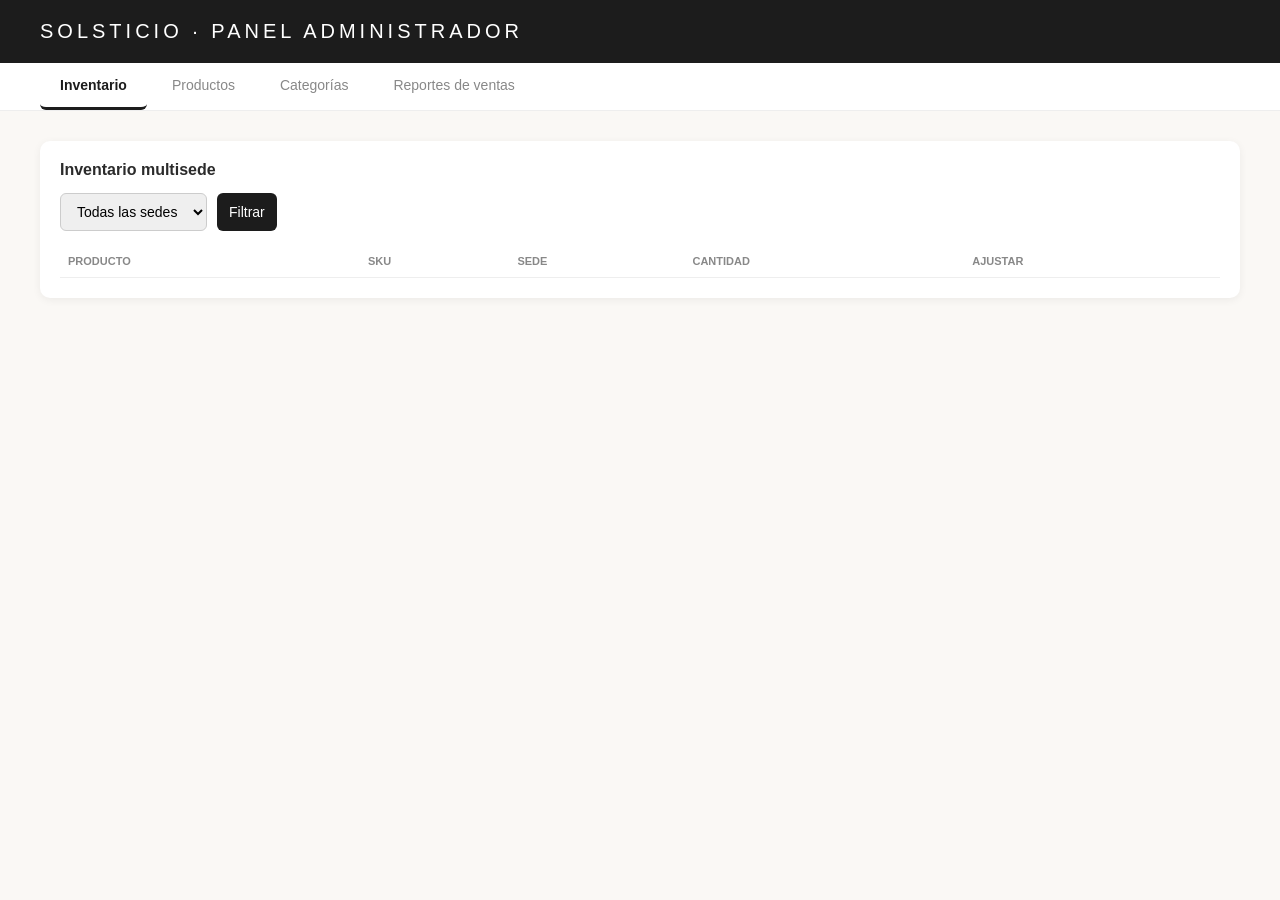
<file: admin/dashboard.html>
<!DOCTYPE html>
<html lang="es">
<head>
  <meta charset="UTF-8">
  <meta name="viewport" content="width=device-width, initial-scale=1.0">
  <title>Solsticio | Panel Administrador</title>
  <style>
    * { box-sizing: border-box; margin: 0; padding: 0; }
    body { font-family: 'Segoe UI', Arial, sans-serif; background: #faf8f5; color: #2b2b2b; }
    header { background: #1c1c1c; color: #fff; padding: 20px 40px; }
    header h1 { font-weight: 300; letter-spacing: 4px; text-transform: uppercase; font-size: 20px; }

    nav { display: flex; gap: 5px; background: #fff; padding: 0 40px; border-bottom: 1px solid #eee; }
    nav button { padding: 14px 20px; border: none; background: none; cursor: pointer; font-size: 14px; color: #888; border-bottom: 3px solid transparent; }
    nav button.activo { color: #1c1c1c; border-bottom: 3px solid #1c1c1c; font-weight: 600; }

    main { padding: 30px 40px; }
    .tab { display: none; }
    .tab.activo { display: block; }

    .panel { background: #fff; border-radius: 10px; padding: 20px; box-shadow: 0 2px 8px rgba(0,0,0,0.06); margin-bottom: 20px; }
    .panel h2 { font-size: 16px; margin-bottom: 14px; }

    .fila { display: flex; gap: 10px; margin-bottom: 14px; flex-wrap: wrap; }
    input, select, button { padding: 9px 12px; border-radius: 6px; border: 1px solid #ccc; font-size: 14px; }
    button { background: #1c1c1c; color: #fff; border: none; cursor: pointer; }
    button:hover { background: #3a3a3a; }
    button.peligro { background: #fde3e3; color: #b30000; }
    button.peligro:hover { background: #f8caca; }

    table { width: 100%; border-collapse: collapse; font-size: 13px; }
    th, td { padding: 10px 8px; text-align: left; border-bottom: 1px solid #eee; }
    th { color: #888; font-weight: 600; text-transform: uppercase; font-size: 11px; }
    input.stock-input { width: 70px; padding: 5px; }

    .kpis { display: grid; grid-template-columns: repeat(auto-fit, minmax(180px, 1fr)); gap: 16px; margin-bottom: 20px; }
    .kpi { background: #fff; border-radius: 10px; padding: 18px; box-shadow: 0 2px 8px rgba(0,0,0,0.06); }
    .kpi .valor { font-size: 26px; font-weight: bold; }
    .kpi .etiqueta { font-size: 12px; color: #888; text-transform: uppercase; }

    .barra-fondo { background: #eee; border-radius: 6px; height: 10px; width: 100%; overflow: hidden; }
    .barra { background: #1c1c1c; height: 100%; }

    .aviso { font-size: 13px; padding: 10px; border-radius: 6px; margin-top: 10px; }
    .aviso.ok { background: #e3f6e3; color: #1e7a1e; }
    .aviso.error { background: #fde3e3; color: #b30000; }
  </style>
</head>
<body>

  <header><h1>Solsticio · Panel Administrador</h1></header>

  <nav>
    <button class="tab-btn activo" data-tab="inventario">Inventario</button>
    <button class="tab-btn" data-tab="productos">Productos</button>
    <button class="tab-btn" data-tab="categorias">Categorías</button>
    <button class="tab-btn" data-tab="reportes">Reportes de ventas</button>
  </nav>

  <main>

    <!-- ================= INVENTARIO ================= -->
    <section id="tab-inventario" class="tab activo">
      <div class="panel">
        <h2>Inventario multisede</h2>
        <div class="fila">
          <select id="filtro-sede-inv"><option value="">Todas las sedes</option></select>
          <button onclick="cargarInventario()">Filtrar</button>
        </div>
        <table id="tabla-inventario">
          <thead><tr><th>Producto</th><th>SKU</th><th>Sede</th><th>Cantidad</th><th>Ajustar</th></tr></thead>
          <tbody></tbody>
        </table>
      </div>
    </section>

    <!-- ================= PRODUCTOS ================= -->
    <section id="tab-productos" class="tab">
      <div class="panel">
        <h2>Nuevo producto</h2>
        <div class="fila">
          <input id="np-sku" placeholder="SKU (ej: CAM-004)">
          <input id="np-nombre" placeholder="Nombre">
          <input id="np-precio" type="number" placeholder="Precio">
          <select id="np-categoria"></select>
        </div>
        <div class="fila">
          <input id="np-talla" placeholder="Talla (ej: M)">
          <input id="np-color" placeholder="Color">
          <input id="np-imagen" placeholder="URL de imagen (opcional)" style="flex:1">
        </div>
        <button onclick="crearProducto()">Crear producto</button>
        <div id="aviso-producto"></div>
      </div>

      <div class="panel">
        <h2>Catálogo</h2>
        <table id="tabla-productos">
          <thead><tr><th>Nombre</th><th>SKU</th><th>Categoría</th><th>Precio</th><th>Stock total</th><th>Estado</th><th>Acciones</th></tr></thead>
          <tbody></tbody>
        </table>
      </div>
    </section>

    <!-- ================= CATEGORÍAS ================= -->
    <section id="tab-categorias" class="tab">
      <div class="panel">
        <h2>Categorías de ropa</h2>
        <div class="fila">
          <input id="nc-nombre" placeholder="Nueva categoría (ej: Vestidos)">
          <button onclick="crearCategoria()">Agregar</button>
        </div>
        <table id="tabla-categorias">
          <thead><tr><th>Nombre</th><th>Acciones</th></tr></thead>
          <tbody></tbody>
        </table>
      </div>
    </section>

    <!-- ================= REPORTES ================= -->
    <section id="tab-reportes" class="tab">
      <div class="kpis" id="kpis-reportes"></div>

      <div class="panel">
        <h2>Ventas por sede</h2>
        <table id="tabla-ventas-sede">
          <thead><tr><th>Sede</th><th># Pedidos</th><th>Total vendido</th></tr></thead>
          <tbody></tbody>
        </table>
      </div>

      <div class="panel">
        <h2>Productos más vendidos</h2>
        <div id="ranking-productos"></div>
      </div>
    </section>

  </main>

  <script>
    const API_URL = "http://127.0.0.1:5000/api";
    let sedes = [], categorias = [], productos = [], pedidos = [];

    // ---------- NAVEGACIÓN DE PESTAÑAS ----------
    document.querySelectorAll(".tab-btn").forEach(btn => {
      btn.addEventListener("click", () => {
        document.querySelectorAll(".tab-btn").forEach(b => b.classList.remove("activo"));
        document.querySelectorAll(".tab").forEach(t => t.classList.remove("activo"));
        btn.classList.add("activo");
        document.getElementById(`tab-${btn.dataset.tab}`).classList.add("activo");
      });
    });

    async function init() {
      sedes = await fetch(`${API_URL}/sedes`).then(r => r.json());
      categorias = await fetch(`${API_URL}/categorias`).then(r => r.json());

      llenarSelectSedes();
      llenarSelectCategorias();
      await Promise.all([cargarInventario(), cargarProductos(), cargarCategorias(), cargarReportes()]);
    }

    function llenarSelectSedes() {
      const select = document.getElementById("filtro-sede-inv");
      sedes.forEach(s => {
        const opt = document.createElement("option");
        opt.value = s.id; opt.textContent = s.nombre;
        select.appendChild(opt);
      });
    }

    function llenarSelectCategorias() {
      const select = document.getElementById("np-categoria");
      select.innerHTML = "";
      categorias.forEach(c => {
        const opt = document.createElement("option");
        opt.value = c.id; opt.textContent = c.nombre;
        select.appendChild(opt);
      });
    }

    // ================= INVENTARIO =================
    async function cargarInventario() {
      const sedeId = document.getElementById("filtro-sede-inv").value;
      const url = sedeId ? `${API_URL}/inventario?sede_id=${sedeId}` : `${API_URL}/inventario`;
      const registros = await fetch(url).then(r => r.json());

      const tbody = document.querySelector("#tabla-inventario tbody");
      tbody.innerHTML = "";

      registros.forEach(r => {
        const fila = document.createElement("tr");
        fila.innerHTML = `
          <td>${r.producto}</td>
          <td>${r.sede}</td>
          <td>${r.cantidad}</td>
          <td>
            <input type="number" class="stock-input" id="input-stock-${r.producto_id}-${r.sede_id}" placeholder="nueva cant.">
            <button onclick="ajustarStock(${r.producto_id}, ${r.sede_id})">Guardar</button>
          </td>
        `;
        // Nota: se repite "sede" en dos columnas por simplicidad visual; ajusta según necesites SKU real.
        tbody.appendChild(fila);
      });
    }

    async function ajustarStock(productoId, sedeId) {
      const input = document.getElementById(`input-stock-${productoId}-${sedeId}`);
      const cantidad = parseInt(input.value);
      if (isNaN(cantidad) || cantidad < 0) return alert("Ingresa una cantidad válida");

      await fetch(`${API_URL}/inventario/${productoId}/${sedeId}`, {
        method: "PATCH",
        headers: { "Content-Type": "application/json" },
        body: JSON.stringify({ cantidad })
      });

      cargarInventario();
      cargarProductos();
    }

    // ================= PRODUCTOS =================
    async function cargarProductos() {
      productos = await fetch(`${API_URL}/productos`).then(r => r.json());
      const tbody = document.querySelector("#tabla-productos tbody");
      tbody.innerHTML = "";

      productos.forEach(p => {
        const fila = document.createElement("tr");
        fila.innerHTML = `
          <td>${p.nombre}</td>
          <td>${p.sku}</td>
          <td>${p.categoria || "-"}</td>
          <td>$${p.precio.toLocaleString('es-CO')}</td>
          <td>${p.stock_total}</td>
          <td>${p.activo ? "Activo" : "Inactivo"}</td>
          <td><button class="peligro" onclick="desactivarProducto(${p.id})">Desactivar</button></td>
        `;
        tbody.appendChild(fila);
      });
    }

    async function crearProducto() {
      const avisoDiv = document.getElementById("aviso-producto");
      const body = {
        sku: document.getElementById("np-sku").value.trim(),
        nombre: document.getElementById("np-nombre").value.trim(),
        precio: parseFloat(document.getElementById("np-precio").value),
        categoria_id: parseInt(document.getElementById("np-categoria").value),
        talla: document.getElementById("np-talla").value.trim() || "U",
        color: document.getElementById("np-color").value.trim(),
        imagen_url: document.getElementById("np-imagen").value.trim(),
        stock_inicial: sedes.map(s => ({ sede_id: s.id, cantidad: 0 })) // se ajusta luego desde Inventario
      };

      if (!body.sku || !body.nombre || !body.precio || !body.categoria_id) {
        avisoDiv.innerHTML = `<div class="aviso error">Completa SKU, nombre, precio y categoría</div>`;
        return;
      }

      const respuesta = await fetch(`${API_URL}/productos`, {
        method: "POST",
        headers: { "Content-Type": "application/json" },
        body: JSON.stringify(body)
      });
      const data = await respuesta.json();

      if (!respuesta.ok) {
        avisoDiv.innerHTML = `<div class="aviso error">${data.error}</div>`;
        return;
      }

      avisoDiv.innerHTML = `<div class="aviso ok">Producto "${data.nombre}" creado correctamente</div>`;
      ["np-sku", "np-nombre", "np-precio", "np-talla", "np-color", "np-imagen"].forEach(id => document.getElementById(id).value = "");
      cargarProductos();
      cargarInventario();
    }

    async function desactivarProducto(id) {
      if (!confirm("¿Desactivar este producto? Dejará de mostrarse en el catálogo.")) return;
      await fetch(`${API_URL}/productos/${id}`, { method: "DELETE" });
      cargarProductos();
    }

    // ================= CATEGORÍAS =================
    async function cargarCategorias() {
      categorias = await fetch(`${API_URL}/categorias`).then(r => r.json());
      llenarSelectCategorias();

      const tbody = document.querySelector("#tabla-categorias tbody");
      tbody.innerHTML = "";
      categorias.forEach(c => {
        const fila = document.createElement("tr");
        fila.innerHTML = `<td>${c.nombre}</td><td><button class="peligro" onclick="eliminarCategoria(${c.id})">Eliminar</button></td>`;
        tbody.appendChild(fila);
      });
    }

    async function crearCategoria() {
      const nombre = document.getElementById("nc-nombre").value.trim();
      if (!nombre) return;
      await fetch(`${API_URL}/categorias`, {
        method: "POST",
        headers: { "Content-Type": "application/json" },
        body: JSON.stringify({ nombre })
      });
      document.getElementById("nc-nombre").value = "";
      cargarCategorias();
    }

    async function eliminarCategoria(id) {
      if (!confirm("¿Eliminar esta categoría? Los productos asociados quedarían sin categoría.")) return;
      const respuesta = await fetch(`${API_URL}/categorias/${id}`, { method: "DELETE" });
      if (!respuesta.ok) {
        const data = await respuesta.json();
        alert(data.error || "No se pudo eliminar");
      }
      cargarCategorias();
    }

    // ================= REPORTES =================
    async function cargarReportes() {
      pedidos = await fetch(`${API_URL}/pedidos`).then(r => r.json());

      const pedidosValidos = pedidos.filter(p => p.estado !== "cancelado");
      const totalVentas = pedidosValidos.reduce((acc, p) => acc + p.total, 0);
      const totalPedidos = pedidosValidos.length;
      const ticketPromedio = totalPedidos ? totalVentas / totalPedidos : 0;

      document.getElementById("kpis-reportes").innerHTML = `
        <div class="kpi"><div class="valor">$${totalVentas.toLocaleString('es-CO')}</div><div class="etiqueta">Ventas totales</div></div>
        <div class="kpi"><div class="valor">${totalPedidos}</div><div class="etiqueta">Pedidos válidos</div></div>
        <div class="kpi"><div class="valor">$${Math.round(ticketPromedio).toLocaleString('es-CO')}</div><div class="etiqueta">Ticket promedio</div></div>
      `;

      // Ventas por sede
      const porSede = {};
      pedidosValidos.forEach(p => {
        if (!porSede[p.sede]) porSede[p.sede] = { pedidos: 0, total: 0 };
        porSede[p.sede].pedidos += 1;
        porSede[p.sede].total += p.total;
      });

      const tbodySede = document.querySelector("#tabla-ventas-sede tbody");
      tbodySede.innerHTML = "";
      Object.entries(porSede).forEach(([sede, datos]) => {
        const fila = document.createElement("tr");
        fila.innerHTML = `<td>${sede}</td><td>${datos.pedidos}</td><td>$${datos.total.toLocaleString('es-CO')}</td>`;
        tbodySede.appendChild(fila);
      });

      // Ranking de productos más vendidos
      const ventasPorProducto = {};
      pedidosValidos.forEach(p => {
        p.detalles.forEach(d => {
          ventasPorProducto[d.producto] = (ventasPorProducto[d.producto] || 0) + d.cantidad;
        });
      });

      const ranking = Object.entries(ventasPorProducto).sort((a, b) => b[1] - a[1]).slice(0, 5);
      const maxCantidad = ranking.length ? ranking[0][1] : 1;

      const contenedorRanking = document.getElementById("ranking-productos");
      contenedorRanking.innerHTML = ranking.map(([nombre, cantidad]) => `
        <div style="margin-bottom:10px">
          <div style="display:flex;justify-content:space-between;font-size:13px;margin-bottom:4px">
            <span>${nombre}</span><span>${cantidad} und.</span>
          </div>
          <div class="barra-fondo"><div class="barra" style="width:${(cantidad / maxCantidad) * 100}%"></div></div>
        </div>
      `).join("") || "<p style='color:#999;font-size:13px'>Aún no hay ventas registradas.</p>";
    }

    init();
  </script>
</body>
</html>
</file>
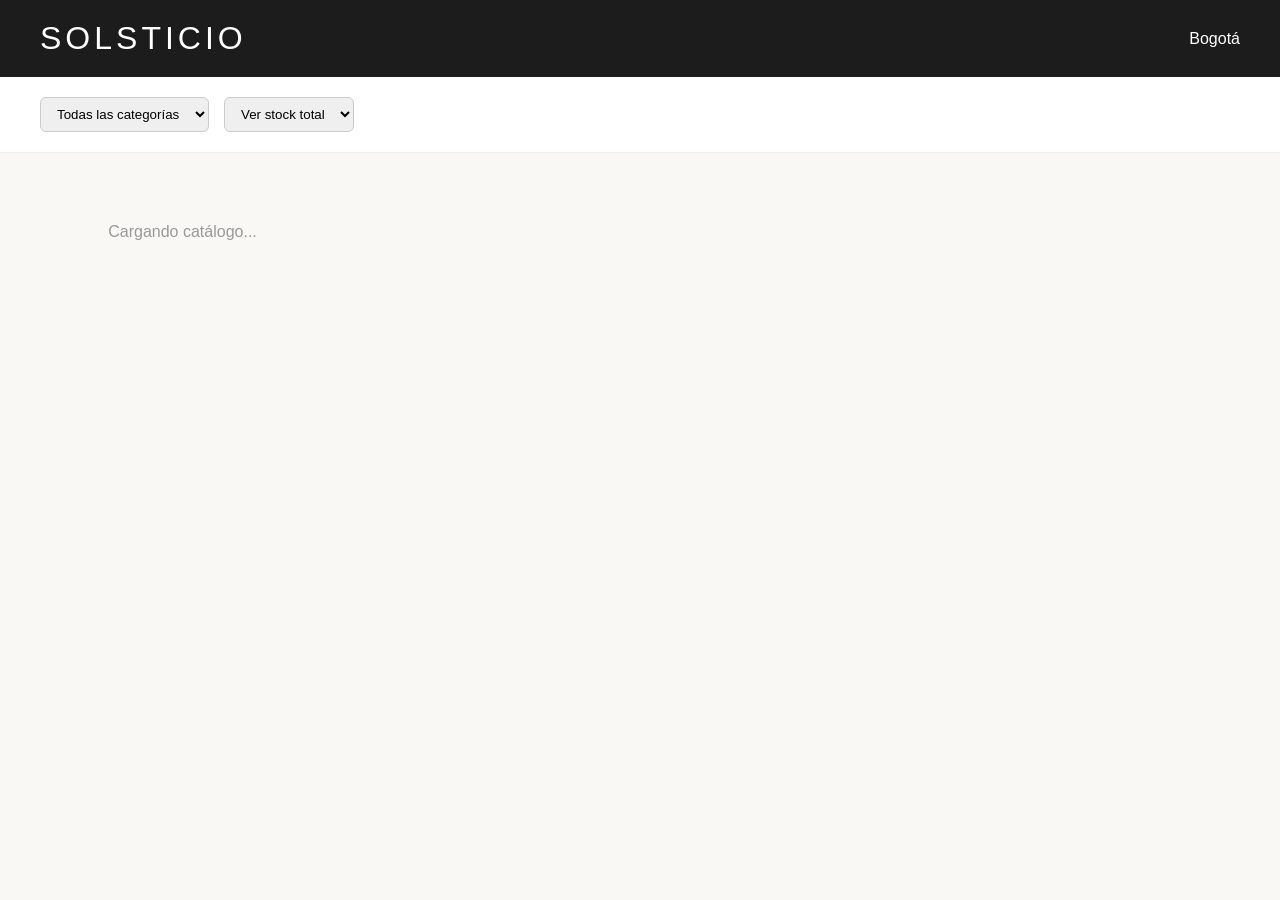
<file: cliente/catalogo.html>
<!DOCTYPE html>
<html lang="es">
<head>
  <meta charset="UTF-8">
  <meta name="viewport" content="width=device-width, initial-scale=1.0">
  <title>Solsticio | Catálogo</title>
  <link rel="stylesheet" href="/static/css/style.css">
</head>
<body>

  <header>
    <h1>Solsticio</h1>
    <span id="sede-actual">Bogotá</span>
  </header>

  <div class="filtros">
    <select id="filtro-categoria">
      <option value="">Todas las categorías</option>
    </select>

    <select id="filtro-sede">
      <option value="">Ver stock total</option>
    </select>
  </div>

  <div id="grid-productos" class="grid">
    <p class="mensaje">Cargando catálogo...</p>
  </div>

  <script src="/static/js/catalogo.js"></script>
</body>
</html>
</file>
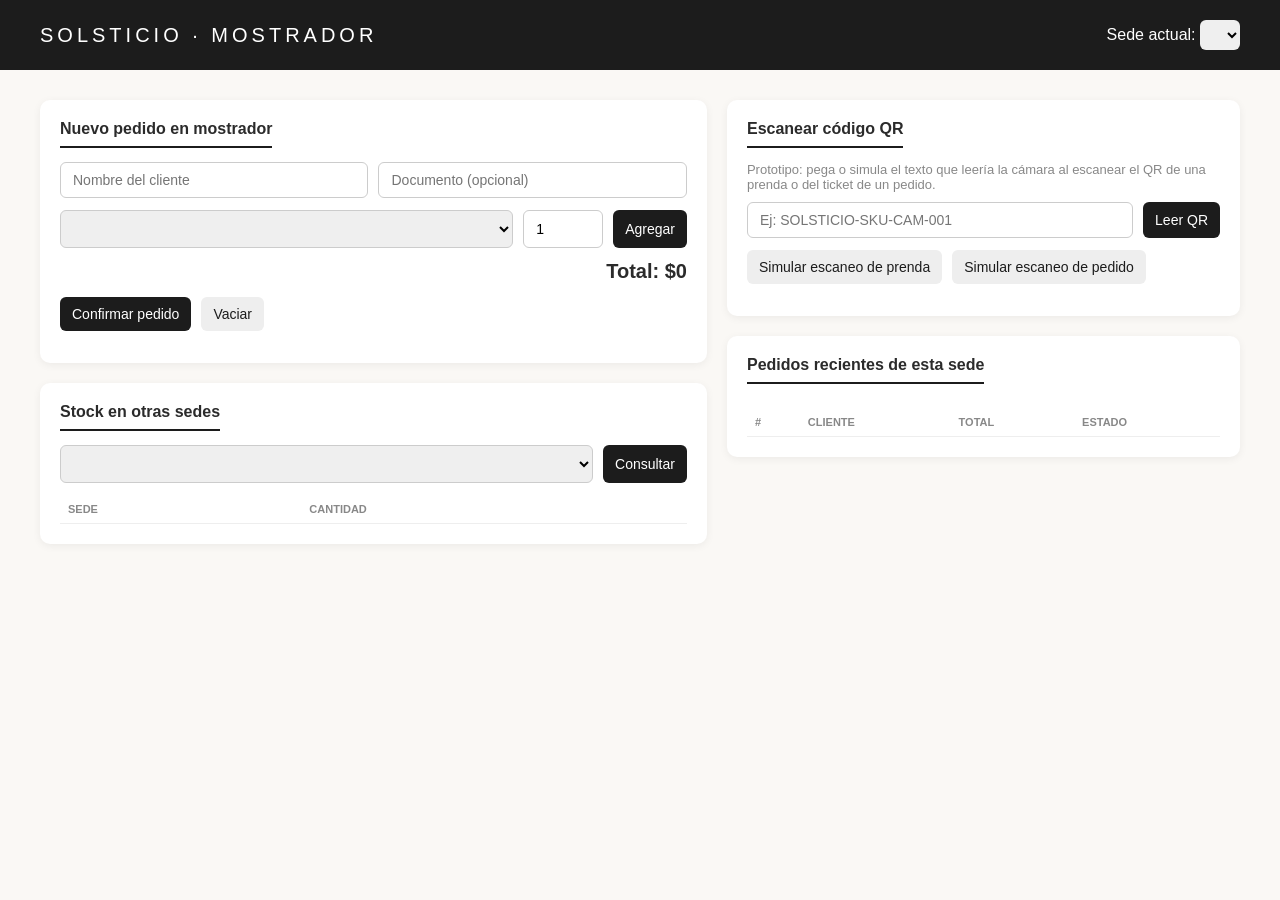
<file: trabajador/mostrador.html>
<!DOCTYPE html>
<html lang="es">
<head>
  <meta charset="UTF-8">
  <meta name="viewport" content="width=device-width, initial-scale=1.0">
  <title>Solsticio | Mostrador</title>
  <style>
    * { box-sizing: border-box; margin: 0; padding: 0; }
    body { font-family: 'Segoe UI', Arial, sans-serif; background: #faf8f5; color: #2b2b2b; }
    header { background: #1c1c1c; color: #fff; padding: 20px 40px; display: flex; justify-content: space-between; align-items: center; }
    header h1 { font-weight: 300; letter-spacing: 4px; text-transform: uppercase; font-size: 20px; }
    header select { padding: 6px 10px; border-radius: 6px; border: none; }

    .layout { display: grid; grid-template-columns: 1.3fr 1fr; gap: 20px; padding: 30px 40px; }
    @media (max-width: 900px) { .layout { grid-template-columns: 1fr; } }

    .panel { background: #fff; border-radius: 10px; padding: 20px; box-shadow: 0 2px 8px rgba(0,0,0,0.06); margin-bottom: 20px; }
    .panel h2 { font-size: 16px; margin-bottom: 14px; border-bottom: 2px solid #1c1c1c; padding-bottom: 8px; display: inline-block; }

    .fila { display: flex; gap: 10px; margin-bottom: 12px; flex-wrap: wrap; }
    input, select, button { padding: 9px 12px; border-radius: 6px; border: 1px solid #ccc; font-size: 14px; }
    button { background: #1c1c1c; color: #fff; border: none; cursor: pointer; }
    button:hover { background: #3a3a3a; }
    button.secundario { background: #eee; color: #1c1c1c; }
    button.secundario:hover { background: #ddd; }

    table { width: 100%; border-collapse: collapse; font-size: 13px; margin-top: 10px; }
    th, td { padding: 8px; text-align: left; border-bottom: 1px solid #eee; }
    th { color: #888; font-weight: 600; text-transform: uppercase; font-size: 11px; }

    .carrito-item { display: flex; justify-content: space-between; align-items: center; padding: 8px 0; border-bottom: 1px dashed #ddd; font-size: 14px; }
    .carrito-item button { background: #fde3e3; color: #b30000; padding: 4px 10px; }

    .total { font-size: 20px; font-weight: bold; text-align: right; margin-top: 10px; }

    .resultado-qr { background: #f4f6ff; border: 1px dashed #7b8cff; border-radius: 8px; padding: 14px; margin-top: 12px; font-size: 13px; white-space: pre-wrap; }
    .aviso { font-size: 13px; padding: 10px; border-radius: 6px; margin-top: 10px; }
    .aviso.ok { background: #e3f6e3; color: #1e7a1e; }
    .aviso.error { background: #fde3e3; color: #b30000; }
  </style>
</head>
<body>

  <header>
    <h1>Solsticio · Mostrador</h1>
    <div>
      Sede actual:
      <select id="sede-trabajador"></select>
    </div>
  </header>

  <div class="layout">

    <!-- COLUMNA IZQUIERDA -->
    <div>
      <!-- NUEVO PEDIDO -->
      <div class="panel">
        <h2>Nuevo pedido en mostrador</h2>

        <div class="fila">
          <input type="text" id="cliente-nombre" placeholder="Nombre del cliente" style="flex:1">
          <input type="text" id="cliente-documento" placeholder="Documento (opcional)" style="flex:1">
        </div>

        <div class="fila">
          <select id="select-producto" style="flex:2"></select>
          <input type="number" id="cantidad-producto" value="1" min="1" style="width:80px">
          <button onclick="agregarAlCarrito()">Agregar</button>
        </div>

        <div id="carrito"></div>
        <div class="total" id="total-carrito">Total: $0</div>

        <div class="fila" style="margin-top:14px">
          <button onclick="confirmarPedido()">Confirmar pedido</button>
          <button class="secundario" onclick="vaciarCarrito()">Vaciar</button>
        </div>

        <div id="aviso-pedido"></div>
      </div>

      <!-- CONSULTAR STOCK EN OTRAS SEDES -->
      <div class="panel">
        <h2>Stock en otras sedes</h2>
        <div class="fila">
          <select id="select-producto-stock" style="flex:1"></select>
          <button onclick="consultarStockOtrasSedes()">Consultar</button>
        </div>
        <table id="tabla-stock-sedes">
          <thead><tr><th>Sede</th><th>Cantidad</th></tr></thead>
          <tbody></tbody>
        </table>
      </div>
    </div>

    <!-- COLUMNA DERECHA -->
    <div>
      <!-- LECTOR QR -->
      <div class="panel">
        <h2>Escanear código QR</h2>
        <p style="font-size:13px;color:#888;margin-bottom:10px">
          Prototipo: pega o simula el texto que leería la cámara al escanear el QR
          de una prenda o del ticket de un pedido.
        </p>
        <div class="fila">
          <input type="text" id="input-qr" placeholder="Ej: SOLSTICIO-SKU-CAM-001" style="flex:1">
          <button onclick="leerQR()">Leer QR</button>
        </div>
        <div class="fila">
          <button class="secundario" onclick="simularEscaneoProducto()">Simular escaneo de prenda</button>
          <button class="secundario" onclick="simularEscaneoPedido()">Simular escaneo de pedido</button>
        </div>
        <div id="resultado-qr"></div>
      </div>

      <!-- PEDIDOS RECIENTES DE LA SEDE -->
      <div class="panel">
        <h2>Pedidos recientes de esta sede</h2>
        <table id="tabla-pedidos">
          <thead><tr><th>#</th><th>Cliente</th><th>Total</th><th>Estado</th></tr></thead>
          <tbody></tbody>
        </table>
      </div>
    </div>

  </div>

  <script>
    const API_URL = "http://127.0.0.1:5000/api";
    let productos = [];
    let carrito = []; // [{producto_id, nombre, precio, cantidad}]

    async function init() {
      await cargarSedes();
      await cargarProductos();
      await cargarPedidosRecientes();

      document.getElementById("sede-trabajador").addEventListener("change", cargarPedidosRecientes);
    }

    async function cargarSedes() {
      const sedes = await fetch(`${API_URL}/sedes`).then(r => r.json());
      const select = document.getElementById("sede-trabajador");
      sedes.forEach(s => {
        const opt = document.createElement("option");
        opt.value = s.id;
        opt.textContent = s.nombre;
        select.appendChild(opt);
      });
    }

    async function cargarProductos() {
      productos = await fetch(`${API_URL}/productos`).then(r => r.json());

      const selects = [document.getElementById("select-producto"), document.getElementById("select-producto-stock")];
      selects.forEach(select => {
        select.innerHTML = "";
        productos.forEach(p => {
          const opt = document.createElement("option");
          opt.value = p.id;
          opt.textContent = `${p.nombre} (${p.sku}) - $${p.precio.toLocaleString('es-CO')}`;
          select.appendChild(opt);
        });
      });
    }

    // ---------- CARRITO / PEDIDO ----------
    function agregarAlCarrito() {
      const productoId = parseInt(document.getElementById("select-producto").value);
      const cantidad = parseInt(document.getElementById("cantidad-producto").value) || 1;
      const producto = productos.find(p => p.id === productoId);
      if (!producto) return;

      const existente = carrito.find(i => i.producto_id === productoId);
      if (existente) {
        existente.cantidad += cantidad;
      } else {
        carrito.push({ producto_id: productoId, nombre: producto.nombre, precio: producto.precio, cantidad });
      }
      renderCarrito();
    }

    function quitarDelCarrito(productoId) {
      carrito = carrito.filter(i => i.producto_id !== productoId);
      renderCarrito();
    }

    function vaciarCarrito() {
      carrito = [];
      renderCarrito();
    }

    function renderCarrito() {
      const contenedor = document.getElementById("carrito");
      contenedor.innerHTML = "";
      let total = 0;

      carrito.forEach(item => {
        total += item.precio * item.cantidad;
        const div = document.createElement("div");
        div.className = "carrito-item";
        div.innerHTML = `
          <span>${item.cantidad} x ${item.nombre} — $${(item.precio * item.cantidad).toLocaleString('es-CO')}</span>
          <button onclick="quitarDelCarrito(${item.producto_id})">Quitar</button>
        `;
        contenedor.appendChild(div);
      });

      document.getElementById("total-carrito").textContent = `Total: $${total.toLocaleString('es-CO')}`;
    }

    async function confirmarPedido() {
      const avisoDiv = document.getElementById("aviso-pedido");
      avisoDiv.innerHTML = "";

      const clienteNombre = document.getElementById("cliente-nombre").value.trim();
      const sedeId = parseInt(document.getElementById("sede-trabajador").value);

      if (!clienteNombre) return mostrarAviso(avisoDiv, "Ingresa el nombre del cliente", false);
      if (carrito.length === 0) return mostrarAviso(avisoDiv, "El carrito está vacío", false);

      const body = {
        cliente_nombre: clienteNombre,
        cliente_documento: document.getElementById("cliente-documento").value.trim(),
        canal: "mostrador",
        sede_id: sedeId,
        items: carrito.map(i => ({ producto_id: i.producto_id, cantidad: i.cantidad }))
      };

      try {
        const respuesta = await fetch(`${API_URL}/pedidos`, {
          method: "POST",
          headers: { "Content-Type": "application/json" },
          body: JSON.stringify(body)
        });
        const data = await respuesta.json();

        if (!respuesta.ok) {
          return mostrarAviso(avisoDiv, data.error || "Error al crear el pedido", false);
        }

        mostrarAviso(avisoDiv, `Pedido #${data.id} creado correctamente. Total: $${data.total.toLocaleString('es-CO')}`, true);
        vaciarCarrito();
        document.getElementById("cliente-nombre").value = "";
        document.getElementById("cliente-documento").value = "";
        cargarPedidosRecientes();
        cargarProductos(); // refresca stock mostrado en los selects
      } catch (err) {
        mostrarAviso(avisoDiv, "No se pudo conectar con el servidor", false);
      }
    }

    function mostrarAviso(el, mensaje, ok) {
      el.innerHTML = `<div class="aviso ${ok ? 'ok' : 'error'}">${mensaje}</div>`;
    }

    // ---------- STOCK EN OTRAS SEDES ----------
    async function consultarStockOtrasSedes() {
      const productoId = document.getElementById("select-producto-stock").value;
      const detalle = await fetch(`${API_URL}/productos/${productoId}`).then(r => r.json());

      const tbody = document.querySelector("#tabla-stock-sedes tbody");
      tbody.innerHTML = "";
      (detalle.stock_por_sede || []).forEach(s => {
        const fila = document.createElement("tr");
        fila.innerHTML = `<td>${s.sede}</td><td>${s.cantidad} und.</td>`;
        tbody.appendChild(fila);
      });
    }

    // ---------- LECTOR QR (simulado) ----------
    async function leerQR() {
      const payload = document.getElementById("input-qr").value.trim();
      const resultadoDiv = document.getElementById("resultado-qr");
      if (!payload) return;

      try {
        const respuesta = await fetch(`${API_URL}/qr/leer`, {
          method: "POST",
          headers: { "Content-Type": "application/json" },
          body: JSON.stringify({ payload })
        });
        const data = await respuesta.json();

        if (!respuesta.ok) {
          resultadoDiv.innerHTML = `<div class="aviso error">${data.error}</div>`;
          return;
        }

        resultadoDiv.innerHTML = `<div class="resultado-qr">${JSON.stringify(data, null, 2)}</div>`;
      } catch (err) {
        resultadoDiv.innerHTML = `<div class="aviso error">No se pudo conectar con el servidor</div>`;
      }
    }

    function simularEscaneoProducto() {
      if (productos.length === 0) return;
      const aleatorio = productos[Math.floor(Math.random() * productos.length)];
      document.getElementById("input-qr").value = aleatorio.qr_payload;
      leerQR();
    }

    function simularEscaneoPedido() {
      // Simula el escaneo del ticket del último pedido consultado
      document.getElementById("input-qr").value = "SOLSTICIO-PEDIDO-1";
      leerQR();
    }

    // ---------- PEDIDOS RECIENTES ----------
    async function cargarPedidosRecientes() {
      const sedeId = document.getElementById("sede-trabajador").value;
      if (!sedeId) return;

      const pedidos = await fetch(`${API_URL}/pedidos?sede_id=${sedeId}`).then(r => r.json());
      const tbody = document.querySelector("#tabla-pedidos tbody");
      tbody.innerHTML = "";

      pedidos.slice(0, 8).forEach(p => {
        const fila = document.createElement("tr");
        fila.innerHTML = `<td>#${p.id}</td><td>${p.cliente_nombre}</td><td>$${p.total.toLocaleString('es-CO')}</td><td>${p.estado}</td>`;
        tbody.appendChild(fila);
      });
    }

    init();
  </script>
</body>
</html>
</file>
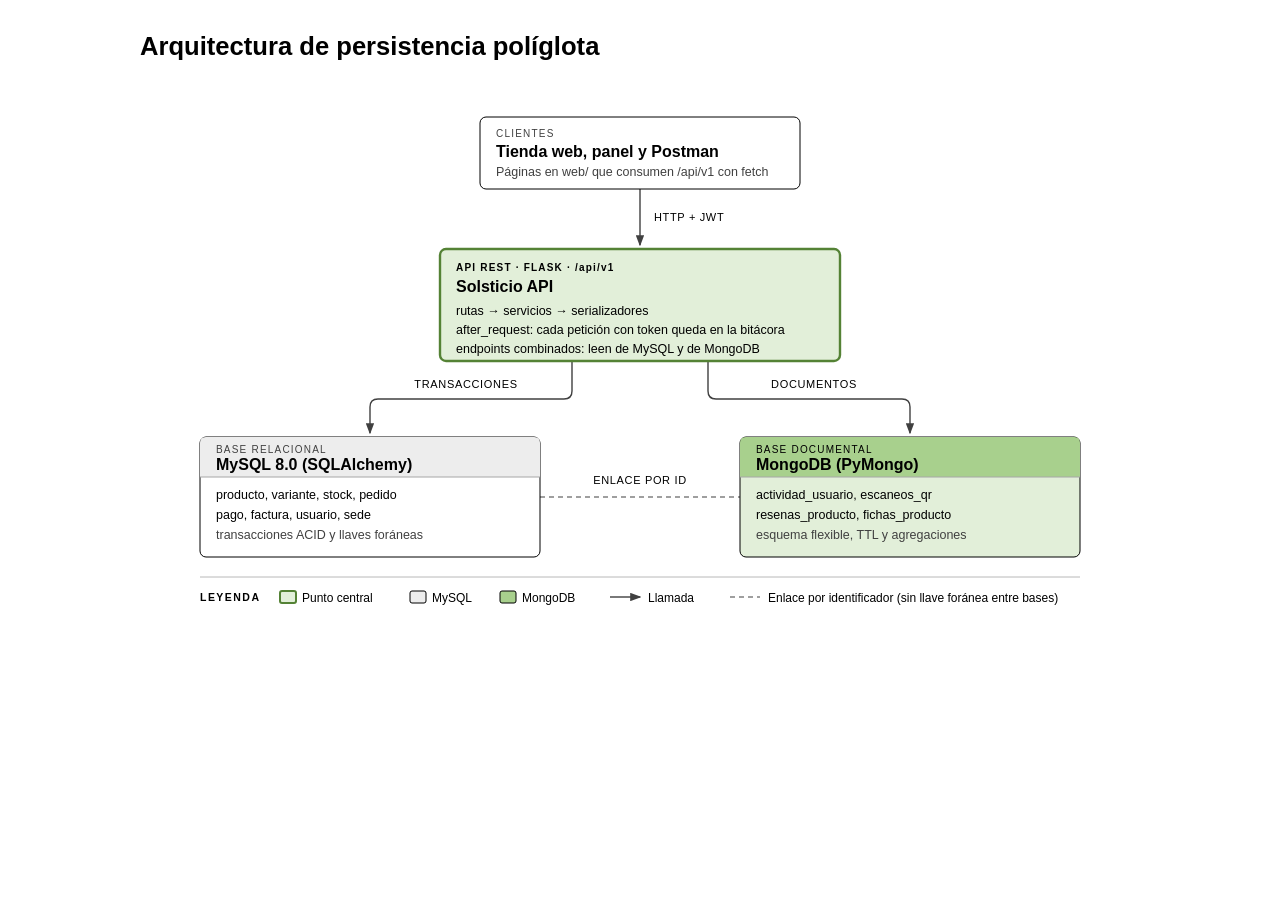
<file: docs/diagramas/entrega2/arquitectura.html>
<!DOCTYPE html>
<html lang="es">
<head>
  <meta charset="UTF-8">
  <meta name="viewport" content="width=device-width, initial-scale=1.0">
  <title>Solsticio · arquitectura de persistencia políglota</title>
  <!-- Estilo del documento de la Entrega 2: fondo blanco, texto negro, Calibri y verdes de las tablas. -->
  <style>
    *, *::before, *::after { box-sizing: border-box; margin: 0; padding: 0; }
    body { font-family: Calibri, Carlito, "Segoe UI", sans-serif; background: #ffffff; color: #000000; padding: 2rem; }
    .frame { max-width: 1000px; margin: 0 auto; }
    h1 { font-size: 1.6rem; font-weight: 700; margin-bottom: 1rem; }
    .diagram-container { overflow-x: auto; }
    svg { width: 100%; min-width: 1000px; display: block; }
    @media print { .diagram-container { overflow: visible; } }
  </style>
</head>
<body>
  <div class="frame">
    <h1>Arquitectura de persistencia políglota</h1>
    <div class="diagram-container">
    <svg viewBox="0 0 1000 540" xmlns="http://www.w3.org/2000/svg" role="img" aria-labelledby="arquitectura-title arquitectura-desc"
         font-family="Calibri, Carlito, 'Segoe UI', sans-serif">
      <title id="arquitectura-title">Arquitectura de persistencia políglota de Solsticio</title>
      <desc id="arquitectura-desc">Los clientes llaman a la API Flask, que guarda los datos transaccionales en MySQL y los dinámicos en MongoDB; ambas bases se enlazan por identificador.</desc>
      <defs>
        <marker id="arquitectura-flecha" markerWidth="8" markerHeight="6" refX="7" refY="3" orient="auto"><polygon points="0 0, 8 3, 0 6" fill="#404040"/></marker>
      </defs>
      <rect width="1000" height="540" fill="#ffffff"/>

      <!-- Conectores (antes que las cajas) -->
      <line x1="500" y1="112" x2="500" y2="168" stroke="#404040" stroke-width="1.4" marker-end="url(#arquitectura-flecha)"/>
      <path d="M 432,284 V 314 Q 432,322 424,322 H 238 Q 230,322 230,330 V 356" fill="none" stroke="#404040" stroke-width="1.4" marker-end="url(#arquitectura-flecha)"/>
      <path d="M 568,284 V 314 Q 568,322 576,322 H 762 Q 770,322 770,330 V 356" fill="none" stroke="#404040" stroke-width="1.4" marker-end="url(#arquitectura-flecha)"/>
      <line x1="400" y1="420" x2="600" y2="420" stroke="#404040" stroke-width="1.2" stroke-dasharray="5,4"/>

      <!-- Etiquetas de conectores -->
      <rect x="510" y="133" width="90" height="14" rx="2" fill="#ffffff"/>
      <text x="514" y="144" fill="#000000" font-size="11" letter-spacing="0.06em">HTTP + JWT</text>
      <rect x="262" y="300" width="128" height="14" rx="2" fill="#ffffff"/>
      <text x="326" y="311" fill="#000000" font-size="11" text-anchor="middle" letter-spacing="0.06em">TRANSACCIONES</text>
      <rect x="610" y="300" width="128" height="14" rx="2" fill="#ffffff"/>
      <text x="674" y="311" fill="#000000" font-size="11" text-anchor="middle" letter-spacing="0.06em">DOCUMENTOS</text>
      <rect x="436" y="396" width="128" height="14" rx="2" fill="#ffffff"/>
      <text x="500" y="407" fill="#000000" font-size="11" text-anchor="middle" letter-spacing="0.06em">ENLACE POR ID</text>

      <!-- Clientes -->
      <rect x="340" y="40" width="320" height="72" rx="6" fill="#ffffff" stroke="#000000" stroke-width="1"/>
      <text x="356" y="60" fill="#404040" font-size="10" letter-spacing="0.12em">CLIENTES</text>
      <text x="356" y="80" fill="#000000" font-size="16" font-weight="700">Tienda web, panel y Postman</text>
      <text x="356" y="99" fill="#404040" font-size="12.5">Páginas en web/ que consumen /api/v1 con fetch</text>

      <!-- API (foco) -->
      <rect x="300" y="172" width="400" height="112" rx="6" fill="#E2EFD9" stroke="#548235" stroke-width="2.4"/>
      <text x="316" y="194" fill="#000000" font-size="10" font-weight="700" letter-spacing="0.12em">API REST · FLASK · /api/v1</text>
      <text x="316" y="215" fill="#000000" font-size="16" font-weight="700">Solsticio API</text>
      <text x="316" y="238" fill="#000000" font-size="12.5">rutas → servicios → serializadores</text>
      <text x="316" y="257" fill="#000000" font-size="12.5">after_request: cada petición con token queda en la bitácora</text>
      <text x="316" y="276" fill="#000000" font-size="12.5">endpoints combinados: leen de MySQL y de MongoDB</text>

      <!-- MySQL -->
      <rect x="60" y="360" width="340" height="120" rx="6" fill="#ffffff" stroke="#000000" stroke-width="1"/>
      <path d="M 66,360 H 394 Q 400,360 400,366 V 400 H 60 V 366 Q 60,360 66,360 Z" fill="#EDEDED"/>
      <line x1="60" y1="400" x2="400" y2="400" stroke="#A6A6A6"/>
      <text x="76" y="376" fill="#404040" font-size="10" letter-spacing="0.12em">BASE RELACIONAL</text>
      <text x="76" y="393" fill="#000000" font-size="16" font-weight="700">MySQL 8.0 (SQLAlchemy)</text>
      <text x="76" y="422" fill="#000000" font-size="12.5">producto, variante, stock, pedido</text>
      <text x="76" y="442" fill="#000000" font-size="12.5">pago, factura, usuario, sede</text>
      <text x="76" y="462" fill="#404040" font-size="12.5">transacciones ACID y llaves foráneas</text>

      <!-- MongoDB -->
      <rect x="600" y="360" width="340" height="120" rx="6" fill="#E2EFD9" stroke="#000000" stroke-width="1"/>
      <path d="M 606,360 H 934 Q 940,360 940,366 V 400 H 600 V 366 Q 600,360 606,360 Z" fill="#A8D08D"/>
      <line x1="600" y1="400" x2="940" y2="400" stroke="#A6A6A6"/>
      <text x="616" y="376" fill="#000000" font-size="10" letter-spacing="0.12em">BASE DOCUMENTAL</text>
      <text x="616" y="393" fill="#000000" font-size="16" font-weight="700">MongoDB (PyMongo)</text>
      <text x="616" y="422" fill="#000000" font-size="12.5">actividad_usuario, escaneos_qr</text>
      <text x="616" y="442" fill="#000000" font-size="12.5">resenas_producto, fichas_producto</text>
      <text x="616" y="462" fill="#404040" font-size="12.5">esquema flexible, TTL y agregaciones</text>

      <!-- Leyenda -->
      <line x1="60" y1="500" x2="940" y2="500" stroke="#A6A6A6" stroke-width="0.8"/>
      <g font-size="12" fill="#000000">
        <text x="60" y="524" font-size="10.5" font-weight="700" letter-spacing="0.14em">LEYENDA</text>
        <rect x="140" y="514" width="16" height="12" rx="2" fill="#E2EFD9" stroke="#548235" stroke-width="2"/><text x="162" y="525">Punto central</text>
        <rect x="270" y="514" width="16" height="12" rx="2" fill="#EDEDED" stroke="#000000"/><text x="292" y="525">MySQL</text>
        <rect x="360" y="514" width="16" height="12" rx="2" fill="#A8D08D" stroke="#000000"/><text x="382" y="525">MongoDB</text>
        <line x1="470" y1="520" x2="500" y2="520" stroke="#404040" stroke-width="1.4" marker-end="url(#arquitectura-flecha)"/><text x="508" y="525">Llamada</text>
        <line x1="590" y1="520" x2="620" y2="520" stroke="#404040" stroke-width="1.2" stroke-dasharray="5,4"/><text x="628" y="525">Enlace por identificador (sin llave foránea entre bases)</text>
      </g>
    </svg>
    </div>
  </div>
</body>
</html>
</file>
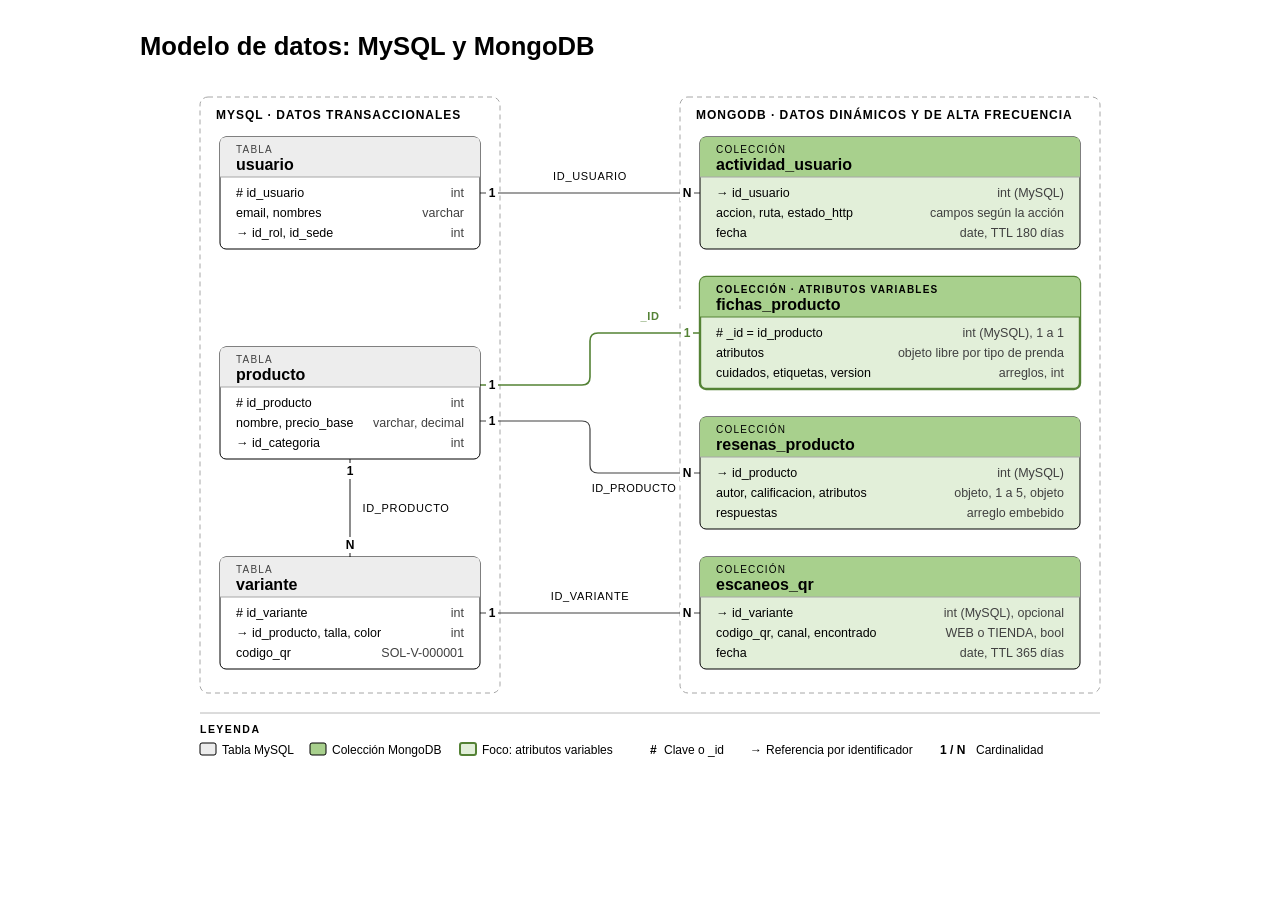
<file: docs/diagramas/entrega2/modelo-datos.html>
<!DOCTYPE html>
<html lang="es">
<head>
  <meta charset="UTF-8">
  <meta name="viewport" content="width=device-width, initial-scale=1.0">
  <title>Solsticio · modelo de datos políglota</title>
  <!-- Estilo del documento de la Entrega 2: fondo blanco, texto negro, Calibri y los
       verdes de las tablas (#A8D08D encabezado, #E2EFD9 cuerpo, #548235 foco). -->
  <style>
    *, *::before, *::after { box-sizing: border-box; margin: 0; padding: 0; }
    :root {
      --color-paper: #ffffff;
      --color-ink: #000000;
      --color-muted: #404040;
      --color-accent: #548235;
      --font-sans: Calibri, Carlito, "Segoe UI", sans-serif;
    }
    body { font-family: var(--font-sans); background: var(--color-paper); color: var(--color-ink); padding: 2rem; }
    .frame { max-width: 1000px; margin: 0 auto; }
    h1 { font-size: 1.6rem; font-weight: 700; margin-bottom: 1rem; }
    .diagram-container { overflow-x: auto; }
    svg { width: 100%; min-width: 1000px; display: block; }
    @media print { .diagram-container { overflow: visible; } }
  </style>
</head>
<body>
  <div class="frame">
    <h1>Modelo de datos: MySQL y MongoDB</h1>
    <div class="diagram-container">
    <svg viewBox="0 0 1000 690" xmlns="http://www.w3.org/2000/svg" role="img" aria-labelledby="modelo-datos-title modelo-datos-desc"
         font-family="Calibri, Carlito, 'Segoe UI', sans-serif">
      <title id="modelo-datos-title">Modelo de datos de Solsticio: MySQL y MongoDB</title>
      <desc id="modelo-datos-desc">Las tablas usuario, producto y variante de MySQL se enlazan por identificador con las colecciones actividad_usuario, fichas_producto, resenas_producto y escaneos_qr de MongoDB.</desc>

      <rect width="1000" height="690" fill="#ffffff"/>

      <!-- Zonas por motor -->
      <rect x="60" y="20" width="300" height="596" rx="8" fill="none" stroke="#A6A6A6" stroke-width="1" stroke-dasharray="5,4"/>
      <text x="76" y="42" fill="#000000" font-size="12" font-weight="700" letter-spacing="0.08em">MYSQL · DATOS TRANSACCIONALES</text>
      <rect x="540" y="20" width="420" height="596" rx="8" fill="none" stroke="#A6A6A6" stroke-width="1" stroke-dasharray="5,4"/>
      <text x="556" y="42" fill="#000000" font-size="12" font-weight="700" letter-spacing="0.08em">MONGODB · DATOS DINÁMICOS Y DE ALTA FRECUENCIA</text>

      <!-- Relaciones (se dibujan antes que las cajas) -->
      <line x1="340" y1="116" x2="560" y2="116" stroke="#404040" stroke-width="1.2"/>
      <path d="M 340,308 H 442 Q 450,308 450,300 V 264 Q 450,256 458,256 H 560" fill="none" stroke="#548235" stroke-width="1.6"/>
      <path d="M 340,344 H 442 Q 450,344 450,352 V 388 Q 450,396 458,396 H 560" fill="none" stroke="#404040" stroke-width="1.2"/>
      <line x1="210" y1="382" x2="210" y2="480" stroke="#404040" stroke-width="1.2"/>
      <line x1="340" y1="536" x2="560" y2="536" stroke="#404040" stroke-width="1.2"/>

      <!-- Etiquetas de relación (con máscara y separación de la línea) -->
      <rect x="400" y="92" width="100" height="14" rx="2" fill="#ffffff"/>
      <text x="450" y="103" fill="#000000" font-size="11" text-anchor="middle" letter-spacing="0.06em">ID_USUARIO</text>
      <rect x="470" y="232" width="80" height="14" rx="2" fill="#ffffff"/>
      <text x="510" y="243" fill="#548235" font-size="11" font-weight="700" text-anchor="middle" letter-spacing="0.06em">_ID</text>
      <rect x="452" y="404" width="84" height="14" rx="2" fill="#ffffff"/>
      <text x="494" y="415" fill="#000000" font-size="11" text-anchor="middle" letter-spacing="0.04em">ID_PRODUCTO</text>
      <rect x="220" y="424" width="92" height="14" rx="2" fill="#ffffff"/>
      <text x="266" y="435" fill="#000000" font-size="11" text-anchor="middle" letter-spacing="0.06em">ID_PRODUCTO</text>
      <rect x="400" y="512" width="100" height="14" rx="2" fill="#ffffff"/>
      <text x="450" y="523" fill="#000000" font-size="11" text-anchor="middle" letter-spacing="0.06em">ID_VARIANTE</text>

      <!-- Cardinalidades -->
      <g font-size="12" font-weight="700" text-anchor="middle" fill="#000000">
        <rect x="346" y="108" width="12" height="16" fill="#ffffff"/><text x="352" y="120">1</text>
        <rect x="540" y="108" width="14" height="16" fill="#ffffff"/><text x="547" y="120">N</text>
        <rect x="346" y="300" width="12" height="16" fill="#ffffff"/><text x="352" y="312">1</text>
        <rect x="541" y="248" width="12" height="16" fill="#ffffff"/><text x="547" y="260" fill="#548235">1</text>
        <rect x="346" y="336" width="12" height="16" fill="#ffffff"/><text x="352" y="348">1</text>
        <rect x="540" y="388" width="14" height="16" fill="#ffffff"/><text x="547" y="400">N</text>
        <rect x="204" y="386" width="12" height="16" fill="#ffffff"/><text x="210" y="398">1</text>
        <rect x="203" y="460" width="14" height="16" fill="#ffffff"/><text x="210" y="472">N</text>
        <rect x="346" y="528" width="12" height="16" fill="#ffffff"/><text x="352" y="540">1</text>
        <rect x="540" y="528" width="14" height="16" fill="#ffffff"/><text x="547" y="540">N</text>
      </g>

      <!-- ===================== Tablas MySQL ===================== -->
      <g>
        <rect x="80" y="60" width="260" height="112" rx="6" fill="#ffffff" stroke="#000000" stroke-width="1"/>
        <path d="M 86,60 H 334 Q 340,60 340,66 V 100 H 80 V 66 Q 80,60 86,60 Z" fill="#EDEDED"/>
        <line x1="80" y1="100" x2="340" y2="100" stroke="#A6A6A6"/>
        <text x="96" y="76" fill="#404040" font-size="10" letter-spacing="0.12em">TABLA</text>
        <text x="96" y="93" fill="#000000" font-size="16" font-weight="700">usuario</text>
        <text x="96" y="120" font-size="12.5"># id_usuario</text><text x="324" y="120" fill="#404040" font-size="12.5" text-anchor="end">int</text>
        <text x="96" y="140" font-size="12.5">email, nombres</text><text x="324" y="140" fill="#404040" font-size="12.5" text-anchor="end">varchar</text>
        <text x="96" y="160" font-size="12.5">→ id_rol, id_sede</text><text x="324" y="160" fill="#404040" font-size="12.5" text-anchor="end">int</text>
      </g>
      <g>
        <rect x="80" y="270" width="260" height="112" rx="6" fill="#ffffff" stroke="#000000" stroke-width="1"/>
        <path d="M 86,270 H 334 Q 340,270 340,276 V 310 H 80 V 276 Q 80,270 86,270 Z" fill="#EDEDED"/>
        <line x1="80" y1="310" x2="340" y2="310" stroke="#A6A6A6"/>
        <text x="96" y="286" fill="#404040" font-size="10" letter-spacing="0.12em">TABLA</text>
        <text x="96" y="303" fill="#000000" font-size="16" font-weight="700">producto</text>
        <text x="96" y="330" font-size="12.5"># id_producto</text><text x="324" y="330" fill="#404040" font-size="12.5" text-anchor="end">int</text>
        <text x="96" y="350" font-size="12.5">nombre, precio_base</text><text x="324" y="350" fill="#404040" font-size="12.5" text-anchor="end">varchar, decimal</text>
        <text x="96" y="370" font-size="12.5">→ id_categoria</text><text x="324" y="370" fill="#404040" font-size="12.5" text-anchor="end">int</text>
      </g>
      <g>
        <rect x="80" y="480" width="260" height="112" rx="6" fill="#ffffff" stroke="#000000" stroke-width="1"/>
        <path d="M 86,480 H 334 Q 340,480 340,486 V 520 H 80 V 486 Q 80,480 86,480 Z" fill="#EDEDED"/>
        <line x1="80" y1="520" x2="340" y2="520" stroke="#A6A6A6"/>
        <text x="96" y="496" fill="#404040" font-size="10" letter-spacing="0.12em">TABLA</text>
        <text x="96" y="513" fill="#000000" font-size="16" font-weight="700">variante</text>
        <text x="96" y="540" font-size="12.5"># id_variante</text><text x="324" y="540" fill="#404040" font-size="12.5" text-anchor="end">int</text>
        <text x="96" y="560" font-size="12.5">→ id_producto, talla, color</text><text x="324" y="560" fill="#404040" font-size="12.5" text-anchor="end">int</text>
        <text x="96" y="580" font-size="12.5">codigo_qr</text><text x="324" y="580" fill="#404040" font-size="12.5" text-anchor="end">SOL-V-000001</text>
      </g>

      <!-- ===================== Colecciones MongoDB ===================== -->
      <g>
        <rect x="560" y="60" width="380" height="112" rx="6" fill="#E2EFD9" stroke="#000000" stroke-width="1"/>
        <path d="M 566,60 H 934 Q 940,60 940,66 V 100 H 560 V 66 Q 560,60 566,60 Z" fill="#A8D08D"/>
        <line x1="560" y1="100" x2="940" y2="100" stroke="#A6A6A6"/>
        <text x="576" y="76" fill="#000000" font-size="10" letter-spacing="0.12em">COLECCIÓN</text>
        <text x="576" y="93" fill="#000000" font-size="16" font-weight="700">actividad_usuario</text>
        <text x="576" y="120" font-size="12.5">→ id_usuario</text><text x="924" y="120" fill="#404040" font-size="12.5" text-anchor="end">int (MySQL)</text>
        <text x="576" y="140" font-size="12.5">accion, ruta, estado_http</text><text x="924" y="140" fill="#404040" font-size="12.5" text-anchor="end">campos según la acción</text>
        <text x="576" y="160" font-size="12.5">fecha</text><text x="924" y="160" fill="#404040" font-size="12.5" text-anchor="end">date, TTL 180 días</text>
      </g>
      <g>
        <rect x="560" y="200" width="380" height="112" rx="6" fill="#E2EFD9" stroke="#548235" stroke-width="2.4"/>
        <path d="M 566,200 H 934 Q 940,200 940,206 V 240 H 560 V 206 Q 560,200 566,200 Z" fill="#A8D08D"/>
        <line x1="560" y1="240" x2="940" y2="240" stroke="#548235"/>
        <text x="576" y="216" fill="#000000" font-size="10" font-weight="700" letter-spacing="0.12em">COLECCIÓN · ATRIBUTOS VARIABLES</text>
        <text x="576" y="233" fill="#000000" font-size="16" font-weight="700">fichas_producto</text>
        <text x="576" y="260" font-size="12.5"># _id = id_producto</text><text x="924" y="260" fill="#404040" font-size="12.5" text-anchor="end">int (MySQL), 1 a 1</text>
        <text x="576" y="280" font-size="12.5">atributos</text><text x="924" y="280" fill="#404040" font-size="12.5" text-anchor="end">objeto libre por tipo de prenda</text>
        <text x="576" y="300" font-size="12.5">cuidados, etiquetas, version</text><text x="924" y="300" fill="#404040" font-size="12.5" text-anchor="end">arreglos, int</text>
      </g>
      <g>
        <rect x="560" y="340" width="380" height="112" rx="6" fill="#E2EFD9" stroke="#000000" stroke-width="1"/>
        <path d="M 566,340 H 934 Q 940,340 940,346 V 380 H 560 V 346 Q 560,340 566,340 Z" fill="#A8D08D"/>
        <line x1="560" y1="380" x2="940" y2="380" stroke="#A6A6A6"/>
        <text x="576" y="356" fill="#000000" font-size="10" letter-spacing="0.12em">COLECCIÓN</text>
        <text x="576" y="373" fill="#000000" font-size="16" font-weight="700">resenas_producto</text>
        <text x="576" y="400" font-size="12.5">→ id_producto</text><text x="924" y="400" fill="#404040" font-size="12.5" text-anchor="end">int (MySQL)</text>
        <text x="576" y="420" font-size="12.5">autor, calificacion, atributos</text><text x="924" y="420" fill="#404040" font-size="12.5" text-anchor="end">objeto, 1 a 5, objeto</text>
        <text x="576" y="440" font-size="12.5">respuestas</text><text x="924" y="440" fill="#404040" font-size="12.5" text-anchor="end">arreglo embebido</text>
      </g>
      <g>
        <rect x="560" y="480" width="380" height="112" rx="6" fill="#E2EFD9" stroke="#000000" stroke-width="1"/>
        <path d="M 566,480 H 934 Q 940,480 940,486 V 520 H 560 V 486 Q 560,480 566,480 Z" fill="#A8D08D"/>
        <line x1="560" y1="520" x2="940" y2="520" stroke="#A6A6A6"/>
        <text x="576" y="496" fill="#000000" font-size="10" letter-spacing="0.12em">COLECCIÓN</text>
        <text x="576" y="513" fill="#000000" font-size="16" font-weight="700">escaneos_qr</text>
        <text x="576" y="540" font-size="12.5">→ id_variante</text><text x="924" y="540" fill="#404040" font-size="12.5" text-anchor="end">int (MySQL), opcional</text>
        <text x="576" y="560" font-size="12.5">codigo_qr, canal, encontrado</text><text x="924" y="560" fill="#404040" font-size="12.5" text-anchor="end">WEB o TIENDA, bool</text>
        <text x="576" y="580" font-size="12.5">fecha</text><text x="924" y="580" fill="#404040" font-size="12.5" text-anchor="end">date, TTL 365 días</text>
      </g>

      <!-- Leyenda (franja inferior) -->
      <line x1="60" y1="636" x2="960" y2="636" stroke="#A6A6A6" stroke-width="0.8"/>
      <text x="60" y="656" fill="#000000" font-size="10.5" font-weight="700" letter-spacing="0.14em">LEYENDA</text>
      <g font-size="12" fill="#000000">
        <rect x="60" y="666" width="16" height="12" rx="2" fill="#EDEDED" stroke="#000000"/><text x="82" y="677">Tabla MySQL</text>
        <rect x="170" y="666" width="16" height="12" rx="2" fill="#A8D08D" stroke="#000000"/><text x="192" y="677">Colección MongoDB</text>
        <rect x="320" y="666" width="16" height="12" rx="2" fill="#E2EFD9" stroke="#548235" stroke-width="2"/><text x="342" y="677">Foco: atributos variables</text>
        <text x="510" y="677" font-weight="700">#</text><text x="524" y="677">Clave o _id</text>
        <text x="610" y="677" font-weight="700">→</text><text x="626" y="677">Referencia por identificador</text>
        <text x="800" y="677" font-weight="700">1 / N</text><text x="836" y="677">Cardinalidad</text>
      </g>
    </svg>
    </div>
  </div>
</body>
</html>
</file>
<file: static/css/style.css>
/* style.css — Estilos compartidos del frontend de Cliente (Solsticio) */

* {
  box-sizing: border-box;
  margin: 0;
  padding: 0;
}

body {
  font-family: 'Segoe UI', Arial, sans-serif;
  background: #faf8f5;
  color: #2b2b2b;
}

header {
  background: #1c1c1c;
  color: #fff;
  padding: 20px 40px;
  display: flex;
  justify-content: space-between;
  align-items: center;
}

header h1 {
  font-weight: 300;
  letter-spacing: 4px;
  text-transform: uppercase;
}

.filtros {
  display: flex;
  gap: 15px;
  padding: 20px 40px;
  background: #fff;
  border-bottom: 1px solid #eee;
  flex-wrap: wrap;
}

.filtros select {
  padding: 8px 12px;
  border-radius: 6px;
  border: 1px solid #ccc;
}

.grid {
  display: grid;
  grid-template-columns: repeat(auto-fill, minmax(240px, 1fr));
  gap: 20px;
  padding: 30px 40px;
}

.card {
  background: #fff;
  border-radius: 10px;
  overflow: hidden;
  box-shadow: 0 2px 8px rgba(0, 0, 0, 0.06);
  transition: transform .15s;
}

.card:hover {
  transform: translateY(-4px);
}

.card img {
  width: 100%;
  height: 220px;
  object-fit: cover;
  background: #eee;
}

.card-body {
  padding: 14px;
}

.card-body h3 {
  font-size: 16px;
  margin-bottom: 4px;
}

.card-body .categoria {
  font-size: 12px;
  color: #999;
  text-transform: uppercase;
  margin-bottom: 8px;
}

.card-body .precio {
  font-weight: bold;
  font-size: 18px;
  margin-bottom: 10px;
}

.stock-badge {
  display: inline-block;
  font-size: 12px;
  padding: 4px 10px;
  border-radius: 20px;
  margin-bottom: 10px;
}

.stock-ok {
  background: #e3f6e3;
  color: #1e7a1e;
}

.stock-bajo {
  background: #fff4e0;
  color: #9c6b00;
}

.stock-agotado {
  background: #fde3e3;
  color: #b30000;
}

.card-body ul {
  list-style: none;
  font-size: 12px;
  color: #555;
  margin-bottom: 10px;
}

.card-body button {
  width: 100%;
  padding: 10px;
  background: #1c1c1c;
  color: #fff;
  border: none;
  border-radius: 6px;
  cursor: pointer;
}

.card-body button:hover {
  background: #3a3a3a;
}

.card-body button:disabled {
  background: #ccc;
  cursor: not-allowed;
}

.mensaje {
  padding: 40px;
  text-align: center;
  color: #999;
}
</file>
